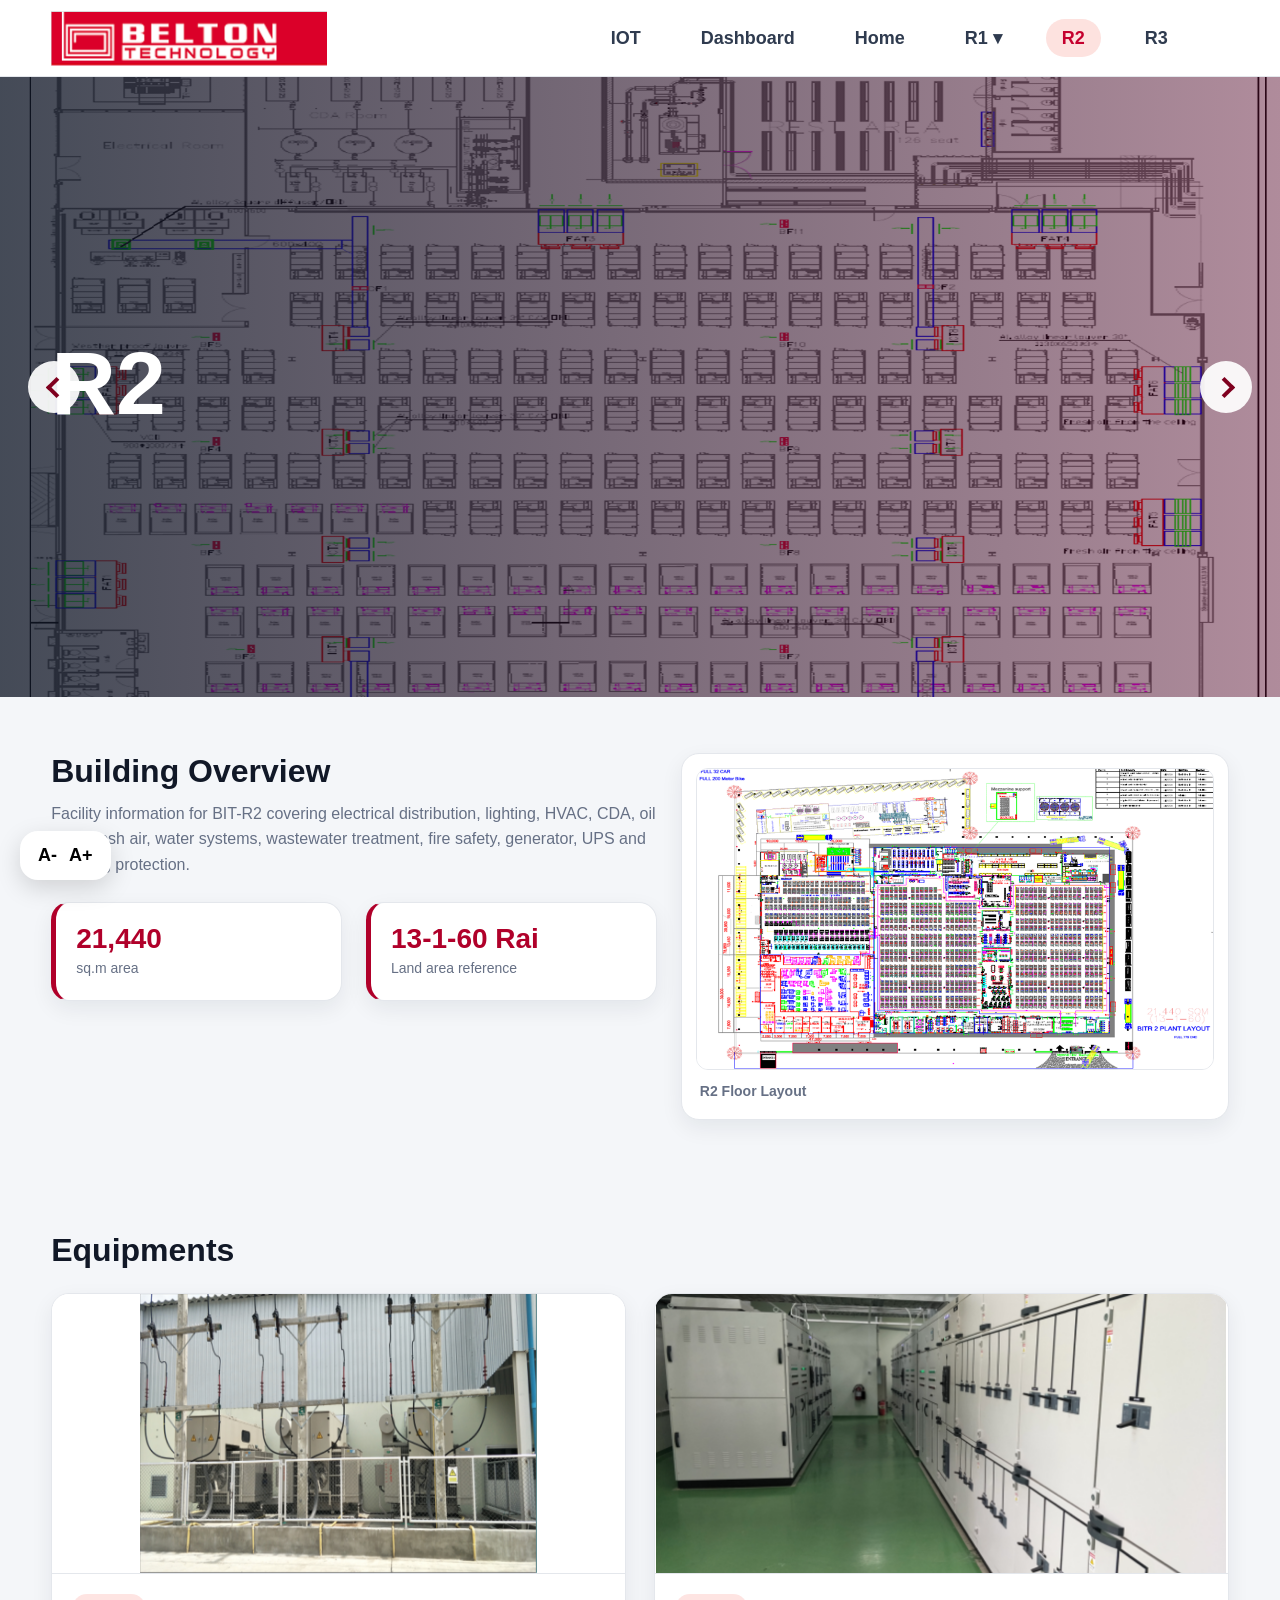
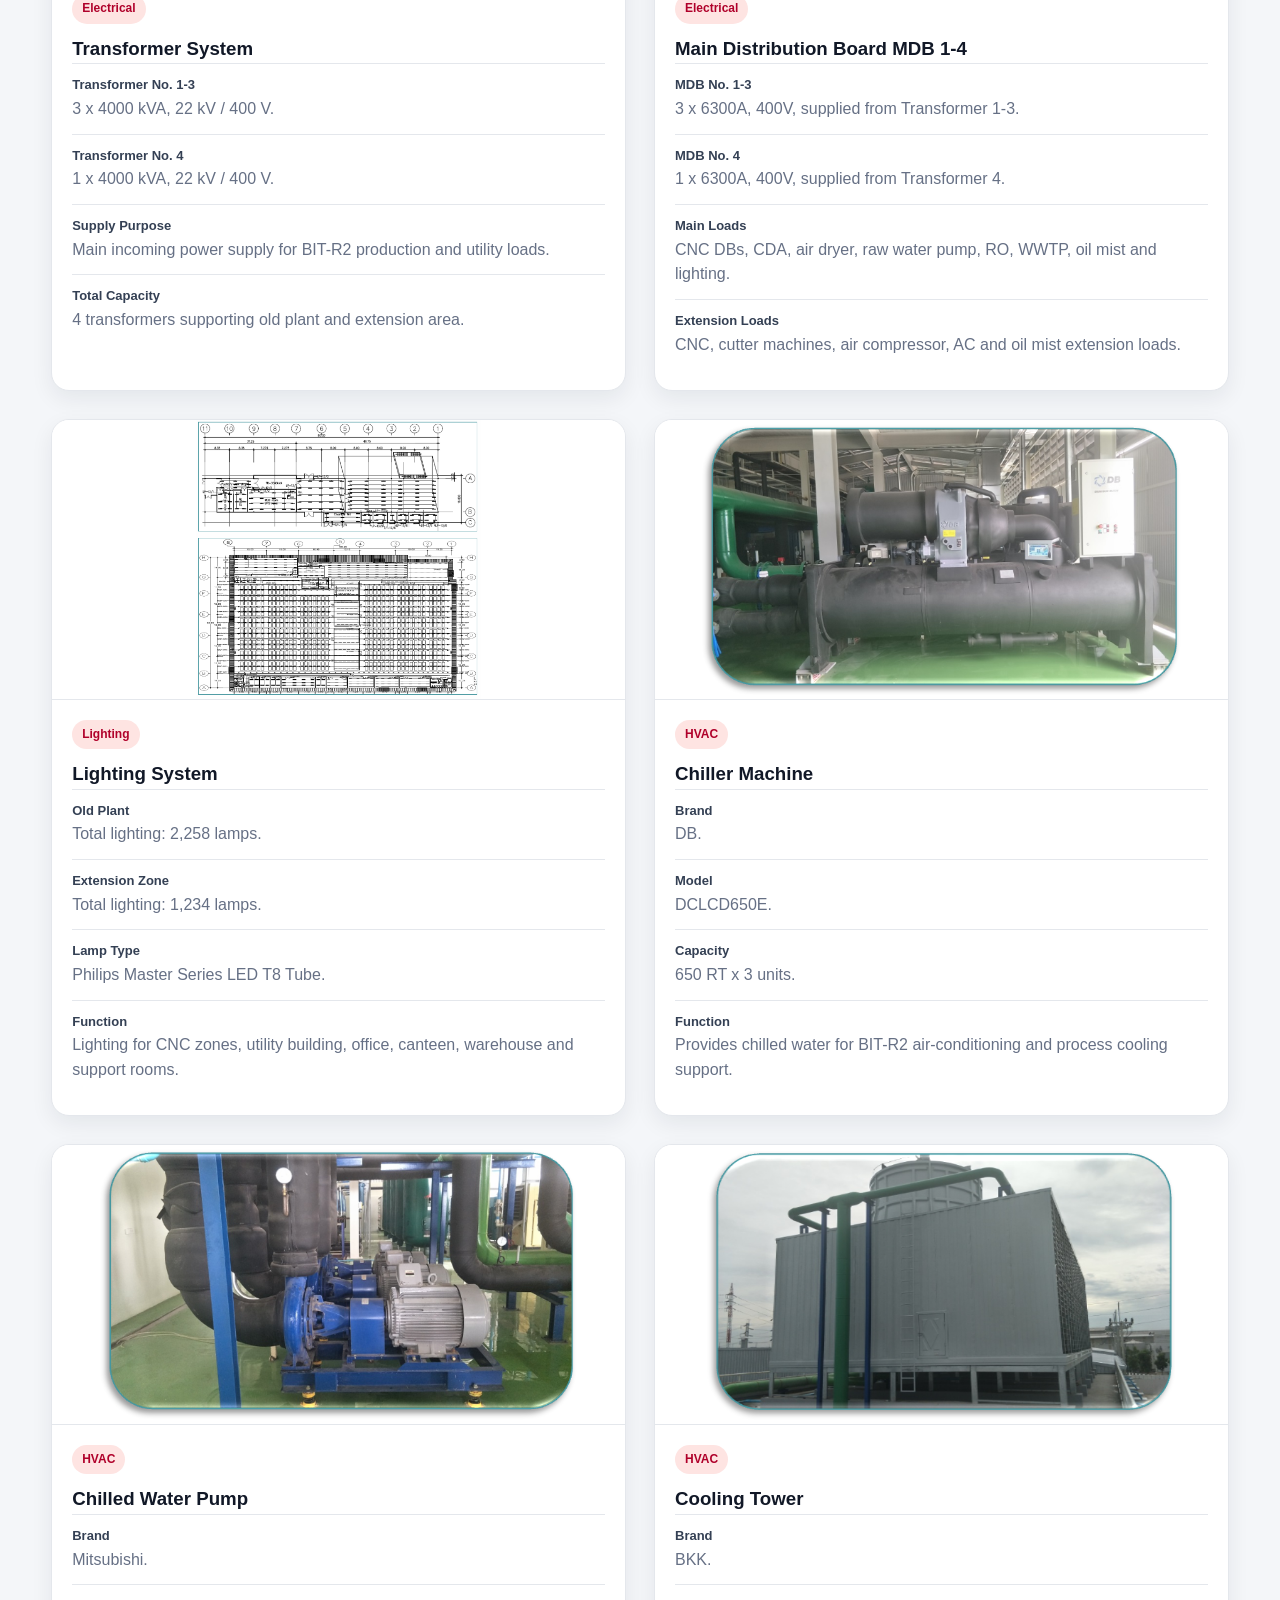
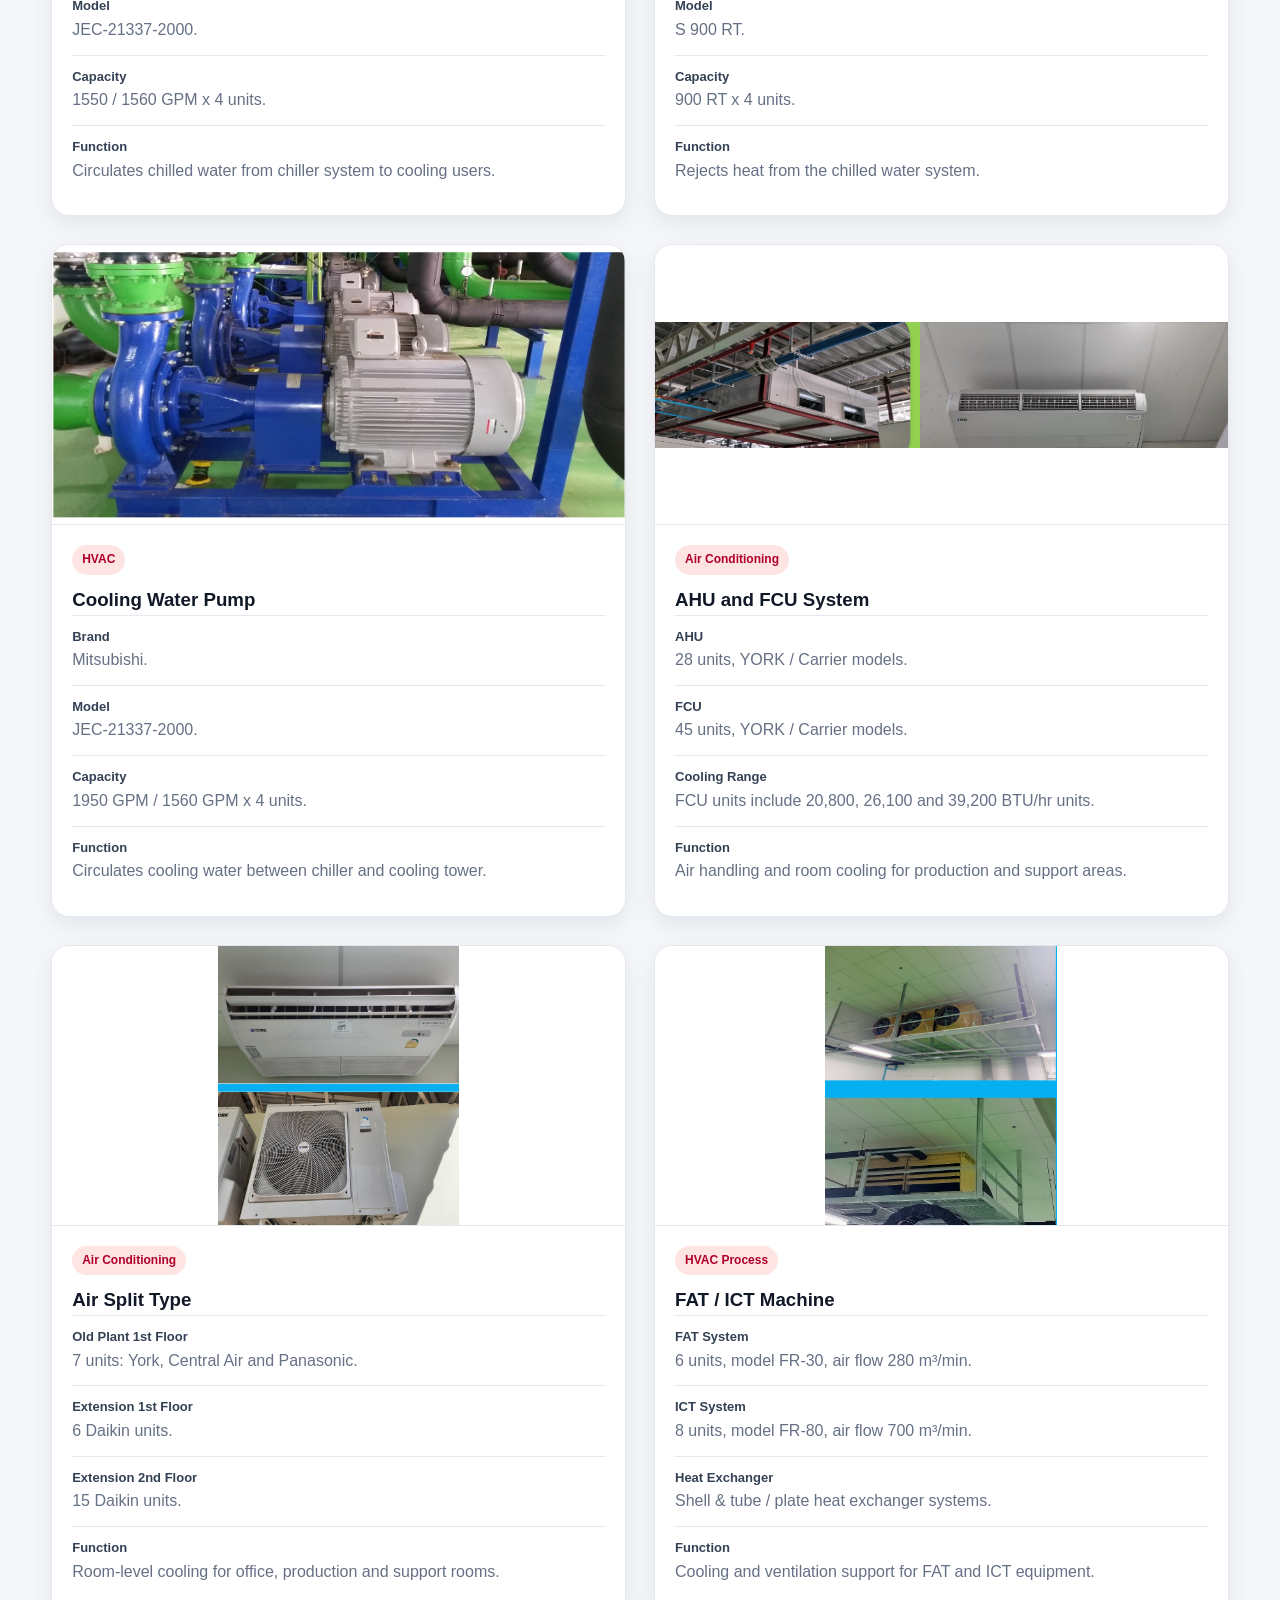
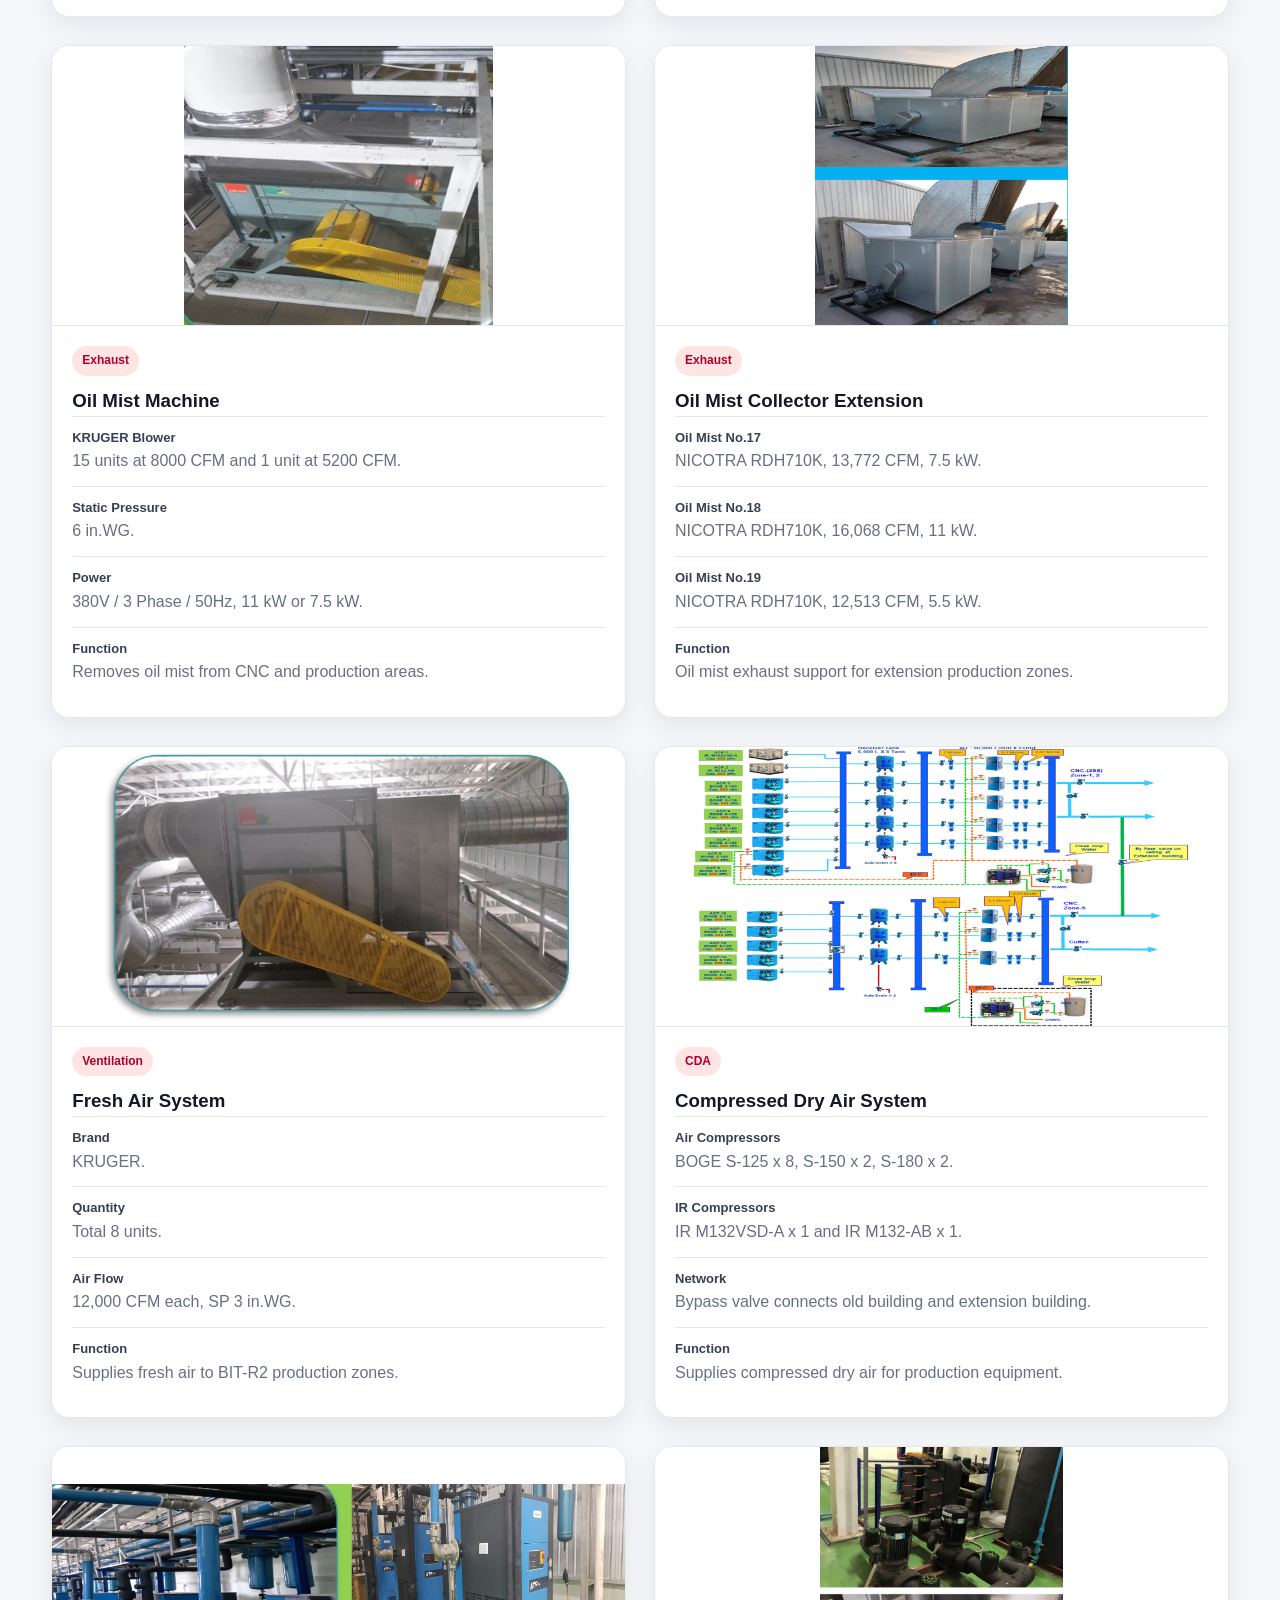
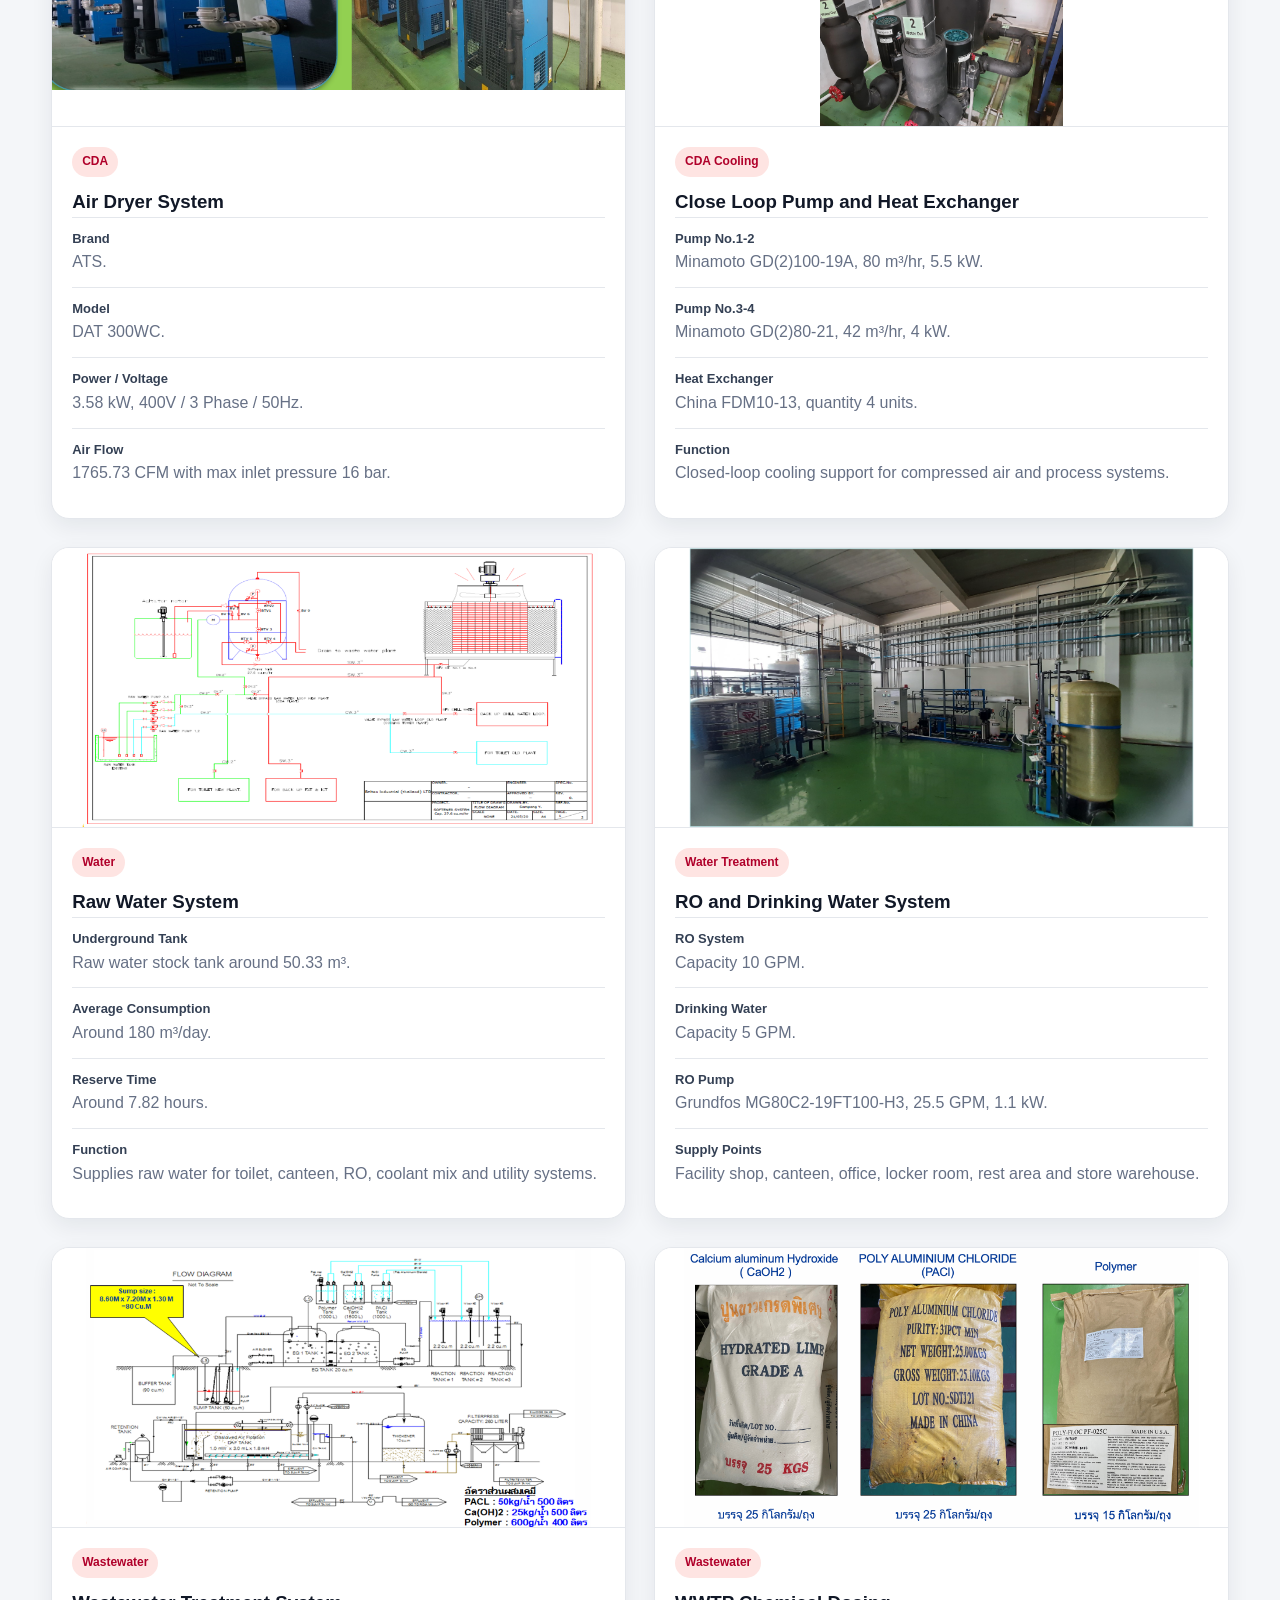
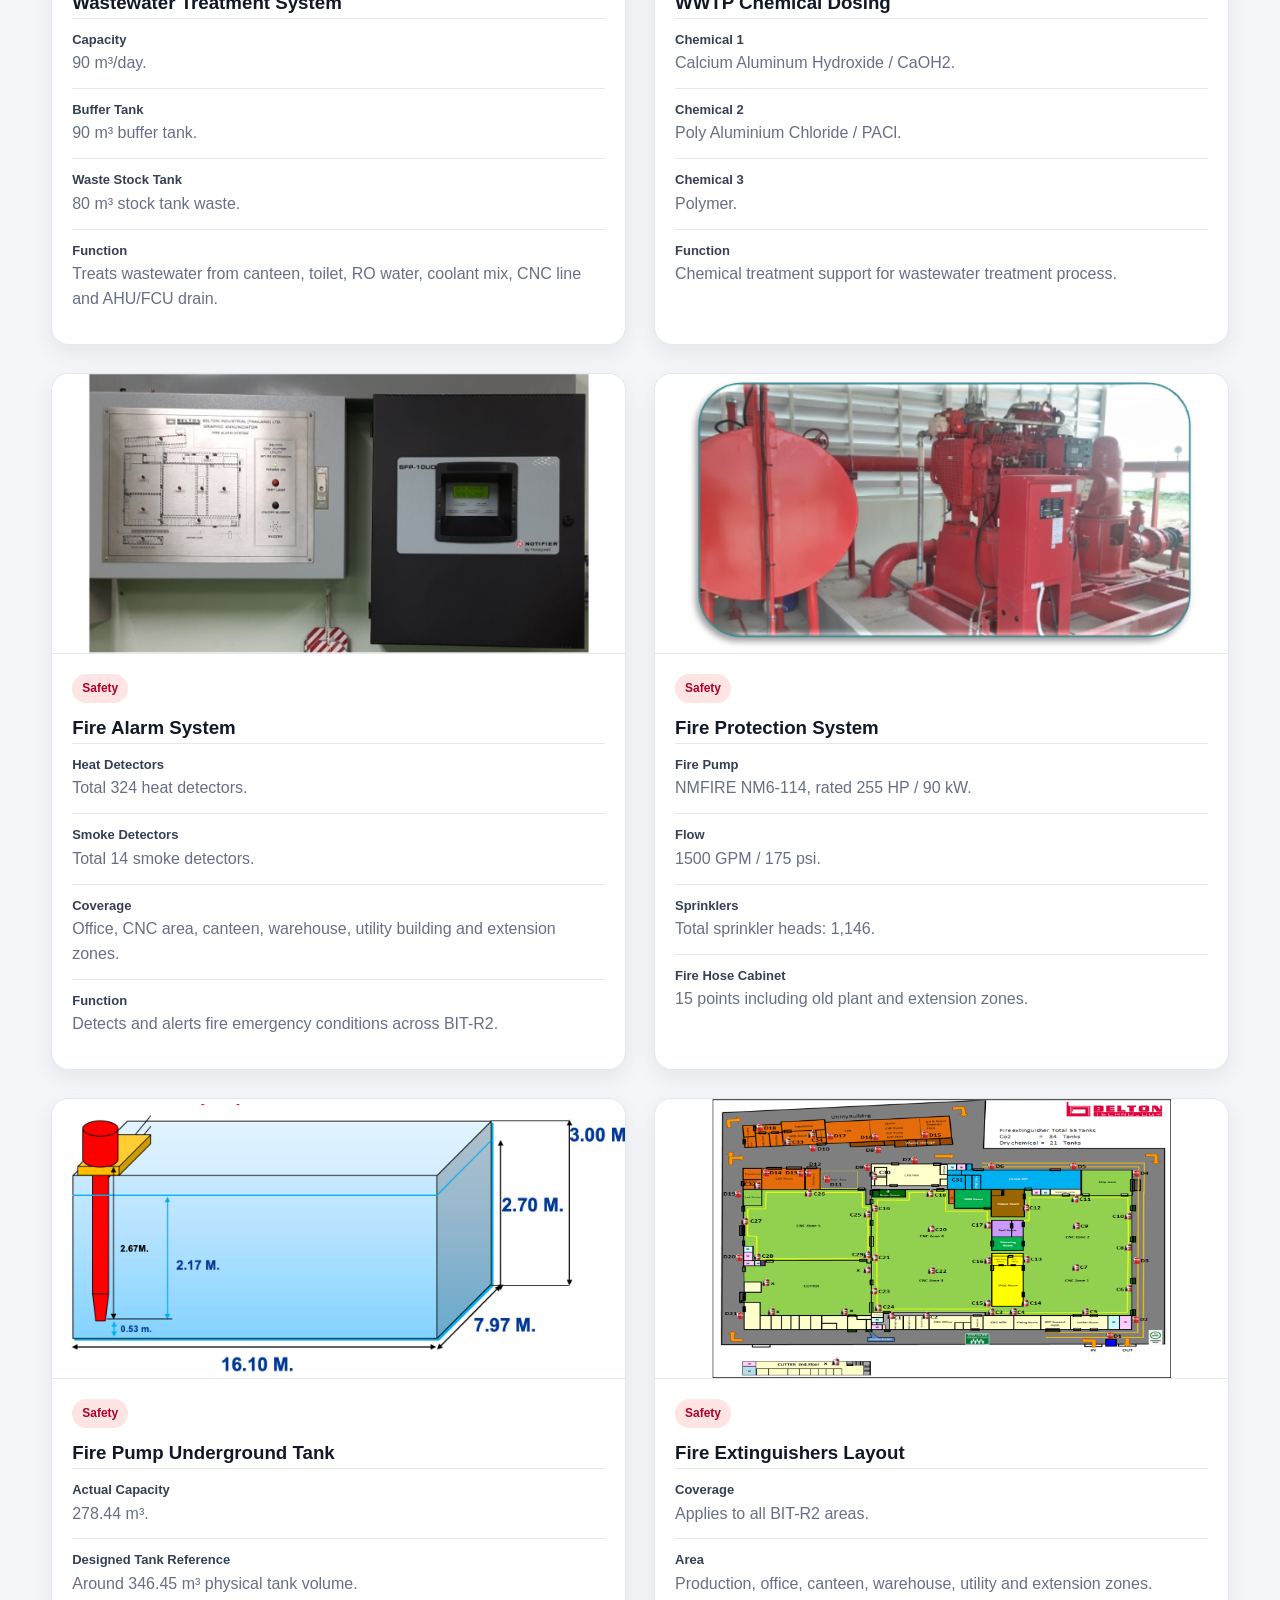
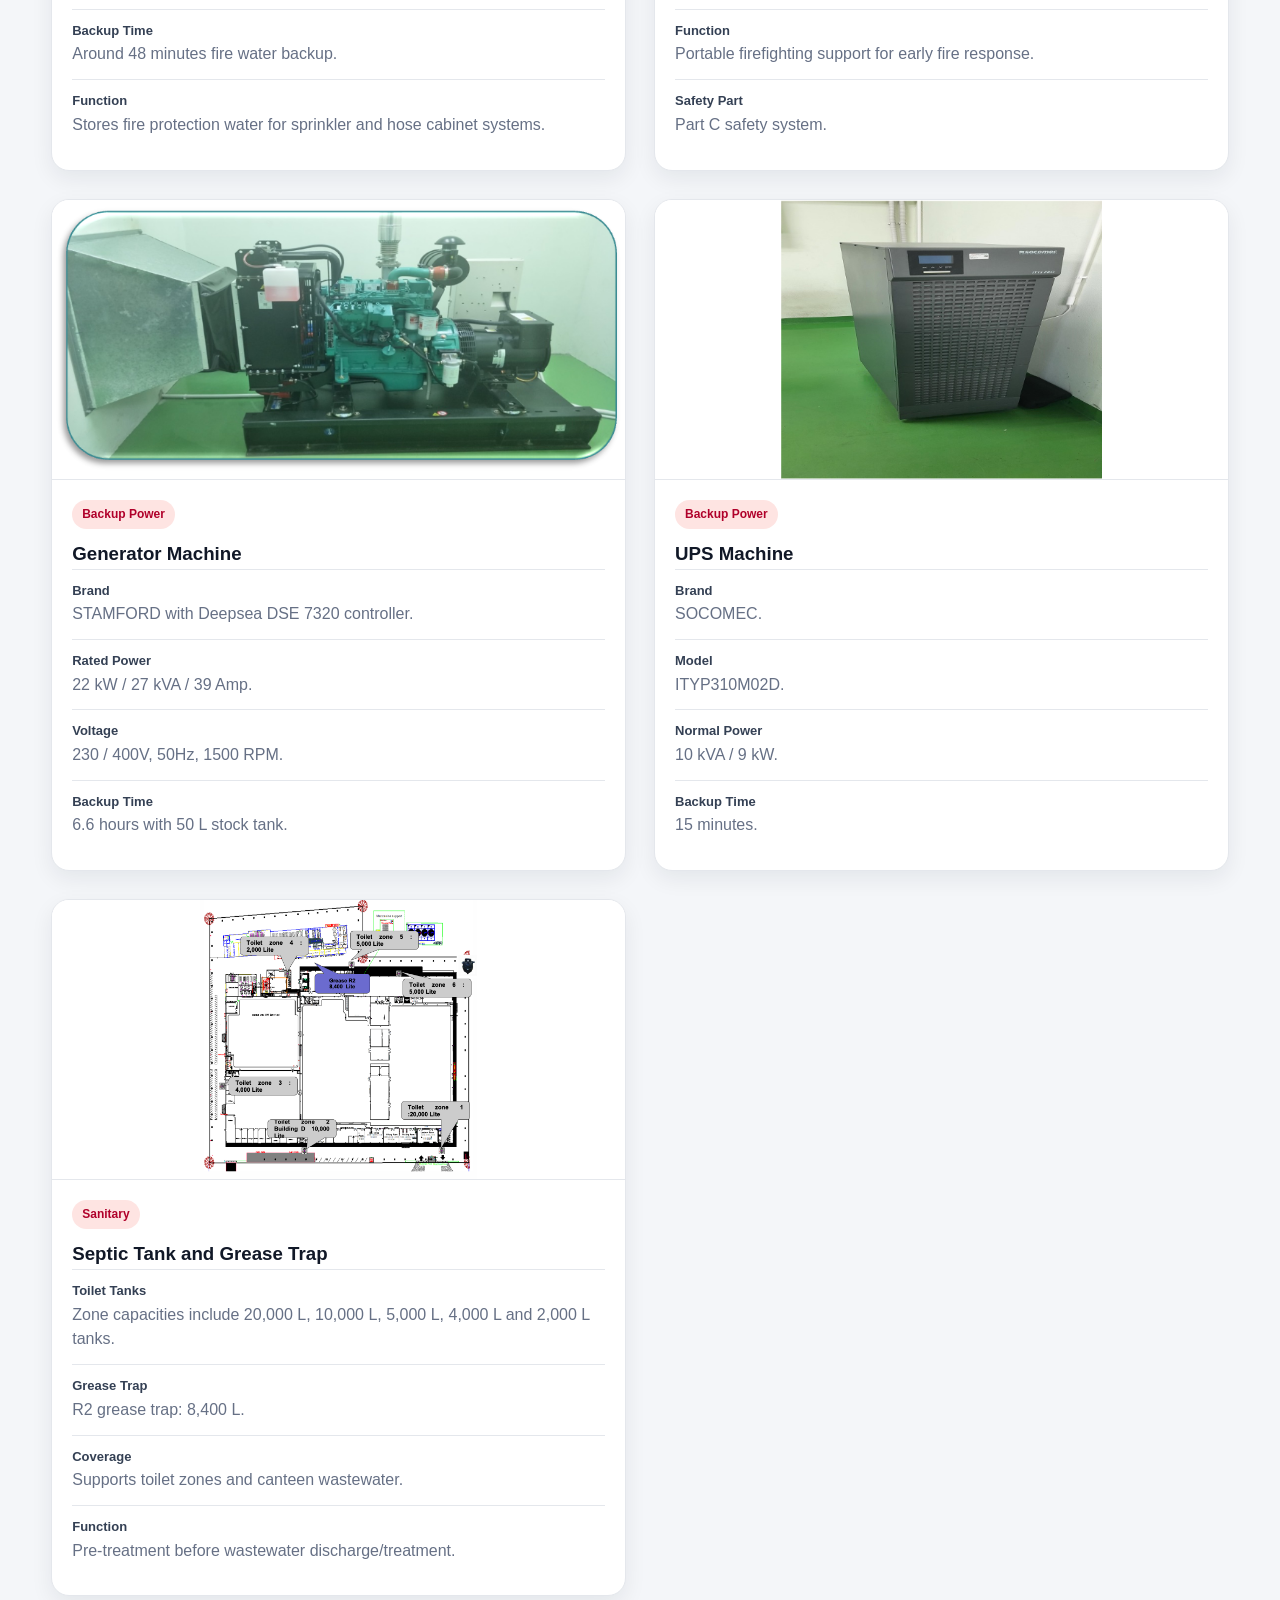
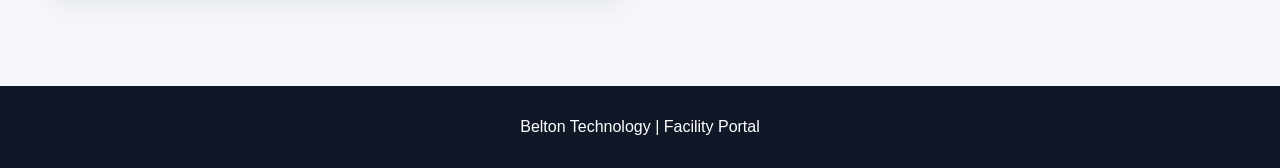
<file: r2.html>
<!DOCTYPE html>
<html lang="en">
<head>
  <meta charset="UTF-8" />
  <meta name="viewport" content="width=device-width, initial-scale=1.0" />
  <title>Belton Technology | R2</title>
  <link rel="stylesheet" href="style.css" />

  <style>

    /* R2 SAFE FIX:
       Do not use <dl><div> rows inside equipment cards.
       This page uses <ul><li> rows, so the old 4-div disappearing bug cannot trigger. */

    .equipment-grid {
      display: grid !important;
      grid-template-columns: repeat(2, minmax(0, 1fr)) !important;
      gap: 28px !important;
      height: auto !important;
      max-height: none !important;
      overflow: visible !important;
      opacity: 1 !important;
      visibility: visible !important;
      transform: none !important;
    }

    .equipment-card {
      display: block !important;
      height: auto !important;
      max-height: none !important;
      overflow: hidden !important;
      opacity: 1 !important;
      visibility: visible !important;
      transform: none !important;
      background: var(--card, #ffffff) !important;
      border: 1px solid var(--line, #e5e7eb) !important;
      border-radius: 18px !important;
      box-shadow: 0 8px 22px rgba(16, 24, 40, 0.07) !important;
    }

    .equipment-card:hover {
      transform: translateY(-5px) !important;
      box-shadow: 0 16px 32px rgba(16, 24, 40, 0.13) !important;
    }

    .equipment-card img {
      display: block !important;
      width: 100% !important;
      height: 280px !important;
      object-fit: contain !important;
      background: #ffffff !important;
      border-bottom: 1px solid var(--line, #e5e7eb) !important;
    }

    .equipment-body {
      display: block !important;
      padding: 20px !important;
      opacity: 1 !important;
      visibility: visible !important;
      height: auto !important;
      max-height: none !important;
      overflow: visible !important;
    }

    .equipment-details {
      list-style: none !important;
      margin: 0 !important;
      padding: 0 !important;
      display: grid !important;
      gap: 0 !important;
    }

    .equipment-details li {
      display: block !important;
      padding: 12px 0 !important;
      border-top: 1px solid var(--line, #e5e7eb) !important;
      opacity: 1 !important;
      visibility: visible !important;
    }

    .equipment-details strong {
      display: block !important;
      font-weight: 800 !important;
      color: #344054 !important;
      font-size: 13px !important;
      line-height: 1.35 !important;
    }

    .equipment-details span {
      display: block !important;
      color: var(--muted, #667085) !important;
      margin-top: 3px !important;
      line-height: 1.55 !important;
    }

    .text-zoom-box {
      position: fixed;
      left: 20px;
      bottom: 20px;
      display: flex;
      gap: 12px;
      background: white;
      padding: 14px 18px;
      border-radius: 18px;
      box-shadow: 0 8px 25px rgba(0, 0, 0, 0.15);
      z-index: 99999;
    }

    .text-zoom-box button {
      font-size: 18px;
      font-weight: 700;
      border: none;
      background: transparent;
      cursor: pointer;
      color: black;
    }

    @media (max-width: 900px) {
      .equipment-grid {
        grid-template-columns: 1fr !important;
      }

      .equipment-card img {
        height: 230px !important;
      }
    }

  </style>
</head>

<body>

  <header class="site-header">
    <div class="container header-inner">
      <a class="brand" href="index.html">
        <img src="assets/photos/belton-logo.png" alt="Belton Technology Logo" class="company-logo" />
      </a>

      <button class="hamburger" id="hamburgerBtn" type="button" aria-label="Open menu">☰</button>

      <nav class="navbar">
        <ul class="nav-links" id="mobileNav">
          <li><a href="IOT.html">IOT</a></li>
          <li><a href="Dashboard.html">Dashboard</a></li>
          <li><a href="index.html">Home</a></li>

          <li class="dropdown">
            <a href="#">R1 ▾</a>
            <ul class="dropdown-menu">
              <li><a href="buildingA.html">Building A</a></li>
              <li><a href="buildingB.html">Building B</a></li>
              <li><a href="buildingC.html">Building C</a></li>
              <li><a href="buildingD.html">Building D</a></li>
              <li><a href="buildingE.html">Building E</a></li>
            </ul>
          </li>

          <li><a href="r2.html" class="active">R2</a></li>
          <li><a href="r3.html">R3</a></li>
        </ul>
      </nav>
    </div>
  </header>

  <main>
    <section class="building-hero-carousel">
      <div class="carousel-track">
        <img src="assets/drawings/r2-1.png" alt="R2 Facility Image 1" />
        <img src="assets/drawings/r2-2.png" alt="R2 Facility Image 2" />
        <img src="assets/drawings/r2-3.png" alt="R2 Facility Image 3" />
        <img src="assets/drawings/r2-4.png" alt="R2 Facility Image 4" />
        <img src="assets/drawings/r2-5.png" alt="R2 Facility Image 5" />
        
      </div>

      <div class="hero-overlay"></div>

      <div class="container hero-text">
        <h1>R2</h1>
      </div>

      <button class="carousel-btn prev-btn" id="prevBtn" aria-label="Previous slide"></button>
      <button class="carousel-btn next-btn" id="nextBtn" aria-label="Next slide"></button>
    </section>

    <section class="section">
      <div class="container summary-grid">
        <section>
          <div class="section-title">
            <h2>Building Overview</h2>
            <p>Facility information for BIT-R2 covering electrical distribution, lighting, HVAC, CDA, oil mist, fresh air, water systems, wastewater treatment, fire safety, generator, UPS and lightning protection.</p>
          </div>
          <div class="two-stat-grid">
            <div class="stat"><strong>21,440</strong><span>sq.m area</span></div>
            <div class="stat"><strong>13-1-60 Rai</strong><span>Land area reference</span></div>
          </div>
        </section>

        <section>
          <figure class="image-card">
            <img src="assets/drawings/building-r2-floorplan.png" alt="R2 Floor Layout" />
            <figcaption>R2 Floor Layout</figcaption>
          </figure>
        </section>
      </div>
    </section>

    <section class="section">
      <div class="container">
        <div class="section-title">
          <h2>Equipments</h2>
        </div>

        <div class="equipment-grid">
          <article class="equipment-card">
            <img src="assets/drawings/transformer-r2.png" alt="R2 Transformer System" />
            <section class="equipment-body">
              <span class="equipment-tag">Electrical</span>
              <h3>Transformer System</h3>
              <ul class="equipment-details">
                <li><strong>Transformer No. 1-3</strong><span>3 x 4000 kVA, 22 kV / 400 V.</span></li>
                <li><strong>Transformer No. 4</strong><span>1 x 4000 kVA, 22 kV / 400 V.</span></li>
                <li><strong>Supply Purpose</strong><span>Main incoming power supply for BIT-R2 production and utility loads.</span></li>
                <li><strong>Total Capacity</strong><span>4 transformers supporting old plant and extension area.</span></li>
              </ul>
            </section>
          </article>

          <article class="equipment-card">
            <img src="assets/drawings/mdb-r2.png" alt="R2 Main Distribution Board" />
            <section class="equipment-body">
              <span class="equipment-tag">Electrical</span>
              <h3>Main Distribution Board MDB 1-4</h3>
              <ul class="equipment-details">
                <li><strong>MDB No. 1-3</strong><span>3 x 6300A, 400V, supplied from Transformer 1-3.</span></li>
                <li><strong>MDB No. 4</strong><span>1 x 6300A, 400V, supplied from Transformer 4.</span></li>
                <li><strong>Main Loads</strong><span>CNC DBs, CDA, air dryer, raw water pump, RO, WWTP, oil mist and lighting.</span></li>
                <li><strong>Extension Loads</strong><span>CNC, cutter machines, air compressor, AC and oil mist extension loads.</span></li>
              </ul>
            </section>
          </article>

          <article class="equipment-card">
            <img src="assets/drawings/r2-lighting.png" alt="R2 Lighting System" />
            <section class="equipment-body">
              <span class="equipment-tag">Lighting</span>
              <h3>Lighting System</h3>
              <ul class="equipment-details">
                <li><strong>Old Plant</strong><span>Total lighting: 2,258 lamps.</span></li>
                <li><strong>Extension Zone</strong><span>Total lighting: 1,234 lamps.</span></li>
                <li><strong>Lamp Type</strong><span>Philips Master Series LED T8 Tube.</span></li>
                <li><strong>Function</strong><span>Lighting for CNC zones, utility building, office, canteen, warehouse and support rooms.</span></li>
              </ul>
            </section>
          </article>

          <article class="equipment-card">
            <img src="assets/drawings/r2-chiller.png" alt="R2 Chiller Machine" />
            <section class="equipment-body">
              <span class="equipment-tag">HVAC</span>
              <h3>Chiller Machine</h3>
              <ul class="equipment-details">
                <li><strong>Brand</strong><span>DB.</span></li>
                <li><strong>Model</strong><span>DCLCD650E.</span></li>
                <li><strong>Capacity</strong><span>650 RT x 3 units.</span></li>
                <li><strong>Function</strong><span>Provides chilled water for BIT-R2 air-conditioning and process cooling support.</span></li>
              </ul>
            </section>
          </article>

          <article class="equipment-card">
            <img src="assets/drawings/r2-chilled-water-pump.png" alt="R2 Chilled Water Pump" />
            <section class="equipment-body">
              <span class="equipment-tag">HVAC</span>
              <h3>Chilled Water Pump</h3>
              <ul class="equipment-details">
                <li><strong>Brand</strong><span>Mitsubishi.</span></li>
                <li><strong>Model</strong><span>JEC-21337-2000.</span></li>
                <li><strong>Capacity</strong><span>1550 / 1560 GPM x 4 units.</span></li>
                <li><strong>Function</strong><span>Circulates chilled water from chiller system to cooling users.</span></li>
              </ul>
            </section>
          </article>

          <article class="equipment-card">
            <img src="assets/drawings/r2-cooling-tower.png" alt="R2 Cooling Tower" />
            <section class="equipment-body">
              <span class="equipment-tag">HVAC</span>
              <h3>Cooling Tower</h3>
              <ul class="equipment-details">
                <li><strong>Brand</strong><span>BKK.</span></li>
                <li><strong>Model</strong><span>S 900 RT.</span></li>
                <li><strong>Capacity</strong><span>900 RT x 4 units.</span></li>
                <li><strong>Function</strong><span>Rejects heat from the chilled water system.</span></li>
              </ul>
            </section>
          </article>

          <article class="equipment-card">
            <img src="assets/drawings/r2-cooling-water-pump.png" alt="R2 Cooling Water Pump" />
            <section class="equipment-body">
              <span class="equipment-tag">HVAC</span>
              <h3>Cooling Water Pump</h3>
              <ul class="equipment-details">
                <li><strong>Brand</strong><span>Mitsubishi.</span></li>
                <li><strong>Model</strong><span>JEC-21337-2000.</span></li>
                <li><strong>Capacity</strong><span>1950 GPM / 1560 GPM x 4 units.</span></li>
                <li><strong>Function</strong><span>Circulates cooling water between chiller and cooling tower.</span></li>
              </ul>
            </section>
          </article>

          <article class="equipment-card">
            <img src="assets/drawings/r2-ahu-fcu.png" alt="R2 AHU and FCU" />
            <section class="equipment-body">
              <span class="equipment-tag">Air Conditioning</span>
              <h3>AHU and FCU System</h3>
              <ul class="equipment-details">
                <li><strong>AHU</strong><span>28 units, YORK / Carrier models.</span></li>
                <li><strong>FCU</strong><span>45 units, YORK / Carrier models.</span></li>
                <li><strong>Cooling Range</strong><span>FCU units include 20,800, 26,100 and 39,200 BTU/hr units.</span></li>
                <li><strong>Function</strong><span>Air handling and room cooling for production and support areas.</span></li>
              </ul>
            </section>
          </article>

          <article class="equipment-card">
            <img src="assets/drawings/r2-air-split.png" alt="R2 Air Split Type" />
            <section class="equipment-body">
              <span class="equipment-tag">Air Conditioning</span>
              <h3>Air Split Type</h3>
              <ul class="equipment-details">
                <li><strong>Old Plant 1st Floor</strong><span>7 units: York, Central Air and Panasonic.</span></li>
                <li><strong>Extension 1st Floor</strong><span>6 Daikin units.</span></li>
                <li><strong>Extension 2nd Floor</strong><span>15 Daikin units.</span></li>
                <li><strong>Function</strong><span>Room-level cooling for office, production and support rooms.</span></li>
              </ul>
            </section>
          </article>

          <article class="equipment-card">
            <img src="assets/drawings/r2-fat-ict.png" alt="R2 FAT and ICT Machine" />
            <section class="equipment-body">
              <span class="equipment-tag">HVAC Process</span>
              <h3>FAT / ICT Machine</h3>
              <ul class="equipment-details">
                <li><strong>FAT System</strong><span>6 units, model FR-30, air flow 280 m³/min.</span></li>
                <li><strong>ICT System</strong><span>8 units, model FR-80, air flow 700 m³/min.</span></li>
                <li><strong>Heat Exchanger</strong><span>Shell &amp; tube / plate heat exchanger systems.</span></li>
                <li><strong>Function</strong><span>Cooling and ventilation support for FAT and ICT equipment.</span></li>
              </ul>
            </section>
          </article>

          <article class="equipment-card">
            <img src="assets/drawings/r2-oil-mist.png" alt="R2 Oil Mist Machine" />
            <section class="equipment-body">
              <span class="equipment-tag">Exhaust</span>
              <h3>Oil Mist Machine</h3>
              <ul class="equipment-details">
                <li><strong>KRUGER Blower</strong><span>15 units at 8000 CFM and 1 unit at 5200 CFM.</span></li>
                <li><strong>Static Pressure</strong><span>6 in.WG.</span></li>
                <li><strong>Power</strong><span>380V / 3 Phase / 50Hz, 11 kW or 7.5 kW.</span></li>
                <li><strong>Function</strong><span>Removes oil mist from CNC and production areas.</span></li>
              </ul>
            </section>
          </article>

          <article class="equipment-card">
            <img src="assets/drawings/r2-oil-mist-extension.png" alt="R2 Oil Mist Collector Extension" />
            <section class="equipment-body">
              <span class="equipment-tag">Exhaust</span>
              <h3>Oil Mist Collector Extension</h3>
              <ul class="equipment-details">
                <li><strong>Oil Mist No.17</strong><span>NICOTRA RDH710K, 13,772 CFM, 7.5 kW.</span></li>
                <li><strong>Oil Mist No.18</strong><span>NICOTRA RDH710K, 16,068 CFM, 11 kW.</span></li>
                <li><strong>Oil Mist No.19</strong><span>NICOTRA RDH710K, 12,513 CFM, 5.5 kW.</span></li>
                <li><strong>Function</strong><span>Oil mist exhaust support for extension production zones.</span></li>
              </ul>
            </section>
          </article>

          <article class="equipment-card">
            <img src="assets/drawings/r2-fresh-air.png" alt="R2 Fresh Air System" />
            <section class="equipment-body">
              <span class="equipment-tag">Ventilation</span>
              <h3>Fresh Air System</h3>
              <ul class="equipment-details">
                <li><strong>Brand</strong><span>KRUGER.</span></li>
                <li><strong>Quantity</strong><span>Total 8 units.</span></li>
                <li><strong>Air Flow</strong><span>12,000 CFM each, SP 3 in.WG.</span></li>
                <li><strong>Function</strong><span>Supplies fresh air to BIT-R2 production zones.</span></li>
              </ul>
            </section>
          </article>

          <article class="equipment-card">
            <img src="assets/drawings/r2-cda.png" alt="R2 CDA System" />
            <section class="equipment-body">
              <span class="equipment-tag">CDA</span>
              <h3>Compressed Dry Air System</h3>
              <ul class="equipment-details">
                <li><strong>Air Compressors</strong><span>BOGE S-125 x 8, S-150 x 2, S-180 x 2.</span></li>
                <li><strong>IR Compressors</strong><span>IR M132VSD-A x 1 and IR M132-AB x 1.</span></li>
                <li><strong>Network</strong><span>Bypass valve connects old building and extension building.</span></li>
                <li><strong>Function</strong><span>Supplies compressed dry air for production equipment.</span></li>
              </ul>
            </section>
          </article>

          <article class="equipment-card">
            <img src="assets/drawings/r2-air-dryer.png" alt="R2 Air Dryer System" />
            <section class="equipment-body">
              <span class="equipment-tag">CDA</span>
              <h3>Air Dryer System</h3>
              <ul class="equipment-details">
                <li><strong>Brand</strong><span>ATS.</span></li>
                <li><strong>Model</strong><span>DAT 300WC.</span></li>
                <li><strong>Power / Voltage</strong><span>3.58 kW, 400V / 3 Phase / 50Hz.</span></li>
                <li><strong>Air Flow</strong><span>1765.73 CFM with max inlet pressure 16 bar.</span></li>
              </ul>
            </section>
          </article>

          <article class="equipment-card">
            <img src="assets/drawings/r2-close-loop-pump.png" alt="R2 Close Loop Pump" />
            <section class="equipment-body">
              <span class="equipment-tag">CDA Cooling</span>
              <h3>Close Loop Pump and Heat Exchanger</h3>
              <ul class="equipment-details">
                <li><strong>Pump No.1-2</strong><span>Minamoto GD(2)100-19A, 80 m³/hr, 5.5 kW.</span></li>
                <li><strong>Pump No.3-4</strong><span>Minamoto GD(2)80-21, 42 m³/hr, 4 kW.</span></li>
                <li><strong>Heat Exchanger</strong><span>China FDM10-13, quantity 4 units.</span></li>
                <li><strong>Function</strong><span>Closed-loop cooling support for compressed air and process systems.</span></li>
              </ul>
            </section>
          </article>

          <article class="equipment-card">
            <img src="assets/drawings/r2-raw-water.png" alt="R2 Raw Water System" />
            <section class="equipment-body">
              <span class="equipment-tag">Water</span>
              <h3>Raw Water System</h3>
              <ul class="equipment-details">
                <li><strong>Underground Tank</strong><span>Raw water stock tank around 50.33 m³.</span></li>
                <li><strong>Average Consumption</strong><span>Around 180 m³/day.</span></li>
                <li><strong>Reserve Time</strong><span>Around 7.82 hours.</span></li>
                <li><strong>Function</strong><span>Supplies raw water for toilet, canteen, RO, coolant mix and utility systems.</span></li>
              </ul>
            </section>
          </article>

          <article class="equipment-card">
            <img src="assets/drawings/r2-ro-drinking.png" alt="R2 RO and Drinking Water" />
            <section class="equipment-body">
              <span class="equipment-tag">Water Treatment</span>
              <h3>RO and Drinking Water System</h3>
              <ul class="equipment-details">
                <li><strong>RO System</strong><span>Capacity 10 GPM.</span></li>
                <li><strong>Drinking Water</strong><span>Capacity 5 GPM.</span></li>
                <li><strong>RO Pump</strong><span>Grundfos MG80C2-19FT100-H3, 25.5 GPM, 1.1 kW.</span></li>
                <li><strong>Supply Points</strong><span>Facility shop, canteen, office, locker room, rest area and store warehouse.</span></li>
              </ul>
            </section>
          </article>

          <article class="equipment-card">
            <img src="assets/drawings/r2-wwtp.png" alt="R2 Wastewater Treatment System" />
            <section class="equipment-body">
              <span class="equipment-tag">Wastewater</span>
              <h3>Wastewater Treatment System</h3>
              <ul class="equipment-details">
                <li><strong>Capacity</strong><span>90 m³/day.</span></li>
                <li><strong>Buffer Tank</strong><span>90 m³ buffer tank.</span></li>
                <li><strong>Waste Stock Tank</strong><span>80 m³ stock tank waste.</span></li>
                <li><strong>Function</strong><span>Treats wastewater from canteen, toilet, RO water, coolant mix, CNC line and AHU/FCU drain.</span></li>
              </ul>
            </section>
          </article>

          <article class="equipment-card">
            <img src="assets/drawings/r2-wwtp-chemical.png" alt="R2 Wastewater Chemicals" />
            <section class="equipment-body">
              <span class="equipment-tag">Wastewater</span>
              <h3>WWTP Chemical Dosing</h3>
              <ul class="equipment-details">
                <li><strong>Chemical 1</strong><span>Calcium Aluminum Hydroxide / CaOH2.</span></li>
                <li><strong>Chemical 2</strong><span>Poly Aluminium Chloride / PACl.</span></li>
                <li><strong>Chemical 3</strong><span>Polymer.</span></li>
                <li><strong>Function</strong><span>Chemical treatment support for wastewater treatment process.</span></li>
              </ul>
            </section>
          </article>

          <article class="equipment-card">
            <img src="assets/drawings/r2-fire-alarm.png" alt="R2 Fire Alarm System" />
            <section class="equipment-body">
              <span class="equipment-tag">Safety</span>
              <h3>Fire Alarm System</h3>
              <ul class="equipment-details">
                <li><strong>Heat Detectors</strong><span>Total 324 heat detectors.</span></li>
                <li><strong>Smoke Detectors</strong><span>Total 14 smoke detectors.</span></li>
                <li><strong>Coverage</strong><span>Office, CNC area, canteen, warehouse, utility building and extension zones.</span></li>
                <li><strong>Function</strong><span>Detects and alerts fire emergency conditions across BIT-R2.</span></li>
              </ul>
            </section>
          </article>

          <article class="equipment-card">
            <img src="assets/drawings/r2-fire-protection.png" alt="R2 Fire Protection System" />
            <section class="equipment-body">
              <span class="equipment-tag">Safety</span>
              <h3>Fire Protection System</h3>
              <ul class="equipment-details">
                <li><strong>Fire Pump</strong><span>NMFIRE NM6-114, rated 255 HP / 90 kW.</span></li>
                <li><strong>Flow</strong><span>1500 GPM / 175 psi.</span></li>
                <li><strong>Sprinklers</strong><span>Total sprinkler heads: 1,146.</span></li>
                <li><strong>Fire Hose Cabinet</strong><span>15 points including old plant and extension zones.</span></li>
              </ul>
            </section>
          </article>

          <article class="equipment-card">
            <img src="assets/drawings/r2-fire-tank.png" alt="R2 Fire Pump Underground Tank" />
            <section class="equipment-body">
              <span class="equipment-tag">Safety</span>
              <h3>Fire Pump Underground Tank</h3>
              <ul class="equipment-details">
                <li><strong>Actual Capacity</strong><span>278.44 m³.</span></li>
                <li><strong>Designed Tank Reference</strong><span>Around 346.45 m³ physical tank volume.</span></li>
                <li><strong>Backup Time</strong><span>Around 48 minutes fire water backup.</span></li>
                <li><strong>Function</strong><span>Stores fire protection water for sprinkler and hose cabinet systems.</span></li>
              </ul>
            </section>
          </article>


          <article class="equipment-card">
            <img src="assets/drawings/r2-fire-extinguisher.png" alt="R2 Fire Extinguishers" />
            <section class="equipment-body">
              <span class="equipment-tag">Safety</span>
              <h3>Fire Extinguishers Layout</h3>
              <ul class="equipment-details">
                <li><strong>Coverage</strong><span>Applies to all BIT-R2 areas.</span></li>
                <li><strong>Area</strong><span>Production, office, canteen, warehouse, utility and extension zones.</span></li>
                <li><strong>Function</strong><span>Portable firefighting support for early fire response.</span></li>
                <li><strong>Safety Part</strong><span>Part C safety system.</span></li>
              </ul>
            </section>
          </article>

          <article class="equipment-card">
            <img src="assets/drawings/r2-generator.png" alt="R2 Generator Machine" />
            <section class="equipment-body">
              <span class="equipment-tag">Backup Power</span>
              <h3>Generator Machine</h3>
              <ul class="equipment-details">
                <li><strong>Brand</strong><span>STAMFORD with Deepsea DSE 7320 controller.</span></li>
                <li><strong>Rated Power</strong><span>22 kW / 27 kVA / 39 Amp.</span></li>
                <li><strong>Voltage</strong><span>230 / 400V, 50Hz, 1500 RPM.</span></li>
                <li><strong>Backup Time</strong><span>6.6 hours with 50 L stock tank.</span></li>
              </ul>
            </section>
          </article>

          <article class="equipment-card">
            <img src="assets/drawings/r2-ups.png" alt="R2 UPS Machine" />
            <section class="equipment-body">
              <span class="equipment-tag">Backup Power</span>
              <h3>UPS Machine</h3>
              <ul class="equipment-details">
                <li><strong>Brand</strong><span>SOCOMEC.</span></li>
                <li><strong>Model</strong><span>ITYP310M02D.</span></li>
                <li><strong>Normal Power</strong><span>10 kVA / 9 kW.</span></li>
                <li><strong>Backup Time</strong><span>15 minutes.</span></li>
              </ul>
            </section>
          </article>

          <article class="equipment-card">
            <img src="assets/drawings/r2-septic-grease.png" alt="R2 Septic Tank and Grease Trap" />
            <section class="equipment-body">
              <span class="equipment-tag">Sanitary</span>
              <h3>Septic Tank and Grease Trap</h3>
              <ul class="equipment-details">
                <li><strong>Toilet Tanks</strong><span>Zone capacities include 20,000 L, 10,000 L, 5,000 L, 4,000 L and 2,000 L tanks.</span></li>
                <li><strong>Grease Trap</strong><span>R2 grease trap: 8,400 L.</span></li>
                <li><strong>Coverage</strong><span>Supports toilet zones and canteen wastewater.</span></li>
                <li><strong>Function</strong><span>Pre-treatment before wastewater discharge/treatment.</span></li>
              </ul>
            </section>
          </article>
        </div>
      </div>
    </section>
  </main>

  <footer class="site-footer">
    <p>Belton Technology | Facility Portal</p>
  </footer>

  <div class="text-zoom-box">
    <button onclick="changeTextSize(-1)" type="button">A-</button>
    <button onclick="changeTextSize(1)" type="button">A+</button>
  </div>

  <script>
    /* Safe carousel script only. Do not load script.js on this page. */
    document.addEventListener("DOMContentLoaded", function () {
      const hamburgerBtn = document.getElementById("hamburgerBtn");
      const mobileNav = document.getElementById("mobileNav");

      if (hamburgerBtn && mobileNav) {
        hamburgerBtn.addEventListener("click", function () {
          mobileNav.classList.toggle("show-menu");
        });
      }

      const carousel = document.querySelector(".building-hero-carousel");
      const track = document.querySelector(".carousel-track");
      const slides = document.querySelectorAll(".carousel-track img");
      const prevBtn = document.getElementById("prevBtn");
      const nextBtn = document.getElementById("nextBtn");

      if (carousel && track && slides.length > 0 && prevBtn && nextBtn) {
        let currentSlide = 0;
        let autoSlide;

        function showSlide(index) {
          if (index >= slides.length) currentSlide = 0;
          else if (index < 0) currentSlide = slides.length - 1;
          else currentSlide = index;

          track.style.transform = "translateX(-" + currentSlide * 100 + "%)";
        }

        function startAutoSlide() {
          clearInterval(autoSlide);
          autoSlide = setInterval(function () {
            showSlide(currentSlide + 1);
          }, 4000);
        }

        nextBtn.addEventListener("click", function () {
          clearInterval(autoSlide);
          showSlide(currentSlide + 1);
          startAutoSlide();
        });

        prevBtn.addEventListener("click", function () {
          clearInterval(autoSlide);
          showSlide(currentSlide - 1);
          startAutoSlide();
        });

        startAutoSlide();
      }
    });

    let zoomAmount = Number(localStorage.getItem("zoomAmount")) || 0;

    function changeTextSize(direction) {
      zoomAmount += direction;
      if (zoomAmount > 4) zoomAmount = 4;
      if (zoomAmount < -3) zoomAmount = -3;
      localStorage.setItem("zoomAmount", zoomAmount);
      applyTextSize();
    }

    function applyTextSize() {
      const elements = document.querySelectorAll("h1, h2, h3, p, a, li, span, strong");

      elements.forEach(function (el) {
        if (el.closest(".text-zoom-box")) return;

        if (!el.dataset.originalSize) {
          el.dataset.originalSize = window.getComputedStyle(el).fontSize;
        }

        const originalSize = parseFloat(el.dataset.originalSize);
        el.style.fontSize = originalSize + zoomAmount * 2 + "px";
      });
    }

    applyTextSize();
  </script>

</body>
</html>
</file>
<file: style.css>
* {
  box-sizing: border-box;
  margin: 0;
  padding: 0;
}

:root {
  --belton-red: #b0002a;
  --belton-dark-red: #7f001f;
  --ink: #111827;
  --muted: #667085;
  --bg: #f4f6f9;
  --card: #ffffff;
  --line: #e4e7ec;
  --dark: #101828;
}

html {
  scroll-behavior: smooth;
}

body {
  font-family: Arial, Helvetica, sans-serif;
  background: var(--bg);
  color: var(--ink);
  line-height: 1.6;
  overflow-x: hidden;
}

img {
  display: block;
  max-width: 100%;
}

a {
  color: inherit;
  text-decoration: none;
}

/* =========================
   Shared Layout Spacing
========================= */

.container {
  width: min(1200px, 92%);
  margin: 0 auto;
}

.section {
  padding: clamp(36px, 5vw, 56px) 0;
}

.section-title {
  margin-bottom: 24px;
}

.section-title h2 {
  font-size: clamp(26px, 3vw, 32px);
  line-height: 1.18;
  margin-bottom: 10px;
}

.section-title p {
  color: var(--muted);
  max-width: 850px;
}

/* =========================
   Header / Navigation
========================= */

.site-header {
  background: #ffffff;
  border-bottom: 1px solid var(--line);
  position: sticky;
  top: 0;
  z-index: 20;
}

.header-inner {
  min-height: 76px;
  display: flex;
  align-items: center;
  justify-content: space-between;
  gap: 24px;
}

.brand {
  display: flex;
  align-items: center;
  gap: 12px;
  flex-shrink: 0;
}

.brand-mark {
  width: 44px;
  height: 44px;
  border-radius: 10px;
  background: linear-gradient(135deg, var(--belton-red), var(--belton-dark-red));
  color: #fff;
  display: grid;
  place-items: center;
  font-weight: 800;
  letter-spacing: 0.5px;
}

.brand strong {
  display: block;
  font-size: 20px;
  line-height: 1.1;
}

.brand small {
  display: block;
  color: var(--muted);
  font-weight: 700;
  margin-top: 3px;
}

.company-logo {
  height: 55px;
  width: auto;
  display: block;
}

.top-nav {
  display: flex;
  flex-wrap: wrap;
  align-items: center;
  justify-content: flex-end;
  gap: 8px;
  background: transparent;
}

.top-nav a {
  padding: 9px 12px;
  border-radius: 999px;
  color: #344054;
  font-weight: 700;
  font-size: 14px;
  white-space: nowrap;
}

.top-nav a:hover,
.top-nav .active {
  background: #fee4e2;
  color: var(--belton-red);
}

.hamburger {
  display: none;
  border: none;
  background: #fee4e2;
  color: var(--belton-red);
  font-size: 28px;
  font-weight: 800;
  width: 44px;
  height: 44px;
  border-radius: 10px;
  cursor: pointer;
}

/* =========================
   Normal Page Hero
========================= */

.page-hero {
  background:
    linear-gradient(90deg, rgba(16, 24, 40, 0.94), rgba(127, 0, 31, 0.88)),
    linear-gradient(135deg, var(--belton-red), var(--dark));
  color: #fff;
  padding: clamp(42px, 6vw, 66px) 0;
}

.page-hero h1 {
  font-size: clamp(34px, 5vw, 58px);
  line-height: 1.05;
  margin: 8px 0 14px;
}

.page-hero p {
  max-width: 900px;
  color: #f2f4f7;
}

.eyebrow {
  text-transform: uppercase;
  letter-spacing: 1.5px;
  font-size: 12px;
  font-weight: 800;
  color: #fda29b;
}

/* =========================
   Building Hero Carousel
========================= */

.building-hero-carousel {
  position: relative;
  height: 620px;
  overflow: hidden;
  color: white;
}

.carousel-track {
  display: flex;
  width: 100%;
  height: 100%;
  transition: transform 0.8s ease-in-out;
}

.carousel-track img {
  min-width: 100%;
  height: 100%;
  object-fit: cover;
}

.hero-overlay {
  position: absolute;
  inset: 0;
  background: linear-gradient(
    90deg,
    rgba(16, 24, 40, 0.78),
    rgba(80, 0, 35, 0.45)
  );
  z-index: 1;
}

.hero-text {
  position: absolute;
  z-index: 2;
  top: 50%;
  left: 50%;
  width: min(1200px, 92%);
  transform: translate(-50%, -50%);
  animation: fadeHero 0.8s ease both;
}

.hero-text h1 {
  font-size: clamp(48px, 7vw, 92px);
  line-height: 1;
  margin: 14px 0 20px;
}

.hero-text p {
  max-width: 850px;
  font-size: 20px;
  color: white;
}

@keyframes fadeHero {
  from {
    opacity: 0;
    transform: translate(-50%, -42%);
  }

  to {
    opacity: 1;
    transform: translate(-50%, -50%);
  }
}

/* Carousel buttons */

.carousel-btn {
  position: absolute;
  top: 50%;
  transform: translateY(-50%);
  z-index: 5;
  width: 52px;
  height: 52px;
  border: none;
  border-radius: 50%;
  background: rgba(255, 255, 255, 0.92);
  color: #7f001f;
  display: grid;
  place-items: center;
  padding: 0;
  margin: 0;
  box-sizing: border-box;
  line-height: 1;
  cursor: pointer;
  appearance: none;
}

.carousel-btn:hover {
  background: white;
}

.carousel-btn::before {
  content: "";
  width: 11px;
  height: 11px;
  border: solid #7f001f;
  border-width: 0 4px 4px 0;
  display: block;
}

.prev-btn {
  left: 28px;
}

.next-btn {
  right: 28px;
}

.prev-btn::before {
  transform: rotate(135deg);
  margin-left: 4px;
}

.next-btn::before {
  transform: rotate(-45deg);
  margin-right: 4px;
}

/* Carousel dots */

.carousel-dots {
  position: absolute;
  left: 50%;
  bottom: 18px;
  transform: translateX(-50%);
  display: flex;
  gap: 10px;
  z-index: 20;
}

.carousel-dot {
  width: 6px;
  height: 6px;
  border: none;
  border-radius: 50%;
  background-color: rgba(255, 255, 255, 0.65);
  cursor: pointer;
  transition: transform 0.3s ease, background-color 0.3s ease;
}

.carousel-dot.active {
  background-color: #ffffff;
  transform: scale(1.25);
}

.carousel-dot:hover {
  background-color: #ffffff;
  transform: scale(1.2);
}

/* =========================
   Shared Grids / Cards
========================= */

.summary-grid,
.card-grid,
.building-grid,
.image-grid,
.stat-grid,
.two-stat-grid,
.equipment-grid {
  display: grid;
  gap: 24px;
}

.summary-grid {
  grid-template-columns: minmax(0, 1.05fr) minmax(320px, 0.95fr);
  align-items: start;
}

.card-grid,
.building-grid {
  grid-template-columns: repeat(3, minmax(0, 1fr));
}

.stat-grid {
  grid-template-columns: repeat(4, minmax(0, 1fr));
}

.image-grid,
.equipment-grid {
  grid-template-columns: repeat(2, minmax(0, 1fr));
}

.two-stat-grid {
  grid-template-columns: repeat(2, minmax(180px, 1fr));
}

.card,
.building-card,
.image-card,
.table-wrap,
.stat,
.equipment-card {
  background: var(--card);
  border: 1px solid var(--line);
  border-radius: 18px;
  box-shadow: 0 8px 22px rgba(16, 24, 40, 0.07);
  overflow: hidden;
}

.card {
  padding: 22px;
}

.card h3,
.building-card h3 {
  margin-bottom: 8px;
}

.card p,
.building-card p {
  color: var(--muted);
}

.building-card,
.equipment-card,
.two-stat-grid .stat {
  transition: transform 0.22s ease, box-shadow 0.22s ease, background 0.22s ease;
}

.building-card:hover,
.equipment-card:hover,
.two-stat-grid .stat:hover {
  transform: translateY(-5px);
  box-shadow: 0 16px 32px rgba(16, 24, 40, 0.13);
}

.building-card img {
  width: 100%;
  height: 185px;
  object-fit: cover;
  background: #eaecf0;
}

.building-card div {
  padding: 18px;
}

.badge {
  display: inline-block;
  background: #fee4e2;
  color: var(--belton-red);
  border-radius: 999px;
  padding: 5px 10px;
  font-size: 12px;
  font-weight: 800;
  margin-bottom: 10px;
}

.stat {
  padding: 20px;
  border-left: 5px solid var(--belton-red);
}

.stat strong {
  display: block;
  font-size: 28px;
  color: var(--belton-red);
  line-height: 1.15;
}

.stat span {
  color: var(--muted);
  font-size: 14px;
}

.image-card {
  padding: 14px;
}

.image-card img {
  width: 100%;
  border-radius: 12px;
  border: 1px solid var(--line);
  background: #fff;
}

.image-card figcaption {
  padding: 10px 4px 2px;
  color: var(--muted);
  font-size: 14px;
  font-weight: 800;
}

/* =========================
   Tables / Notes
========================= */

.table-wrap {
  overflow-x: auto;
}

table {
  width: 100%;
  min-width: 430px;
  border-collapse: collapse;
}

th,
td {
  padding: 13px 14px;
  text-align: left;
  border-bottom: 1px solid var(--line);
}

th {
  background: var(--belton-red);
  color: #fff;
}

.note {
  padding: 18px 20px;
  border-radius: 16px;
  background: #fff7ed;
  border: 1px solid #fed7aa;
  color: #7c2d12;
}

/* =========================
   Equipment Cards
========================= */

.equipment-card img {
  width: 100%;
  height: 320px;
  object-fit: contain;
  background: #ffffff;
  border-bottom: none;
}

.equipment-body {
  padding: 20px;
}

.equipment-tag {
  display: inline-block;
  padding: 5px 10px;
  border-radius: 999px;
  background: #fee4e2;
  color: var(--belton-red);
  font-size: 12px;
  font-weight: 800;
  margin-bottom: 10px;
}

.equipment-location {
  color: var(--muted);
  margin-bottom: 14px;
}

.equipment-card dl {
  display: grid;
  gap: 12px;
}

.equipment-card dl div {
  padding-top: 12px;
  border-top: 1px solid var(--line);
}

.equipment-card dt {
  font-weight: 800;
  color: #344054;
  font-size: 13px;
}

.equipment-card dd {
  color: var(--muted);
  margin-top: 3px;
}

/* =========================
   Interactive Stat Cards
========================= */

.interactive-stats {
  grid-template-columns: repeat(2, minmax(180px, 1fr));
}

.stat-button {
  width: 100%;
  font-family: inherit;
  text-align: left;
  cursor: pointer;
  transition: transform 0.25s ease, box-shadow 0.25s ease, background 0.25s ease;
}

.stat-button:hover {
  transform: translateY(-6px);
  box-shadow: 0 18px 36px rgba(16, 24, 40, 0.16);
  background: #fff7f7;
}

.stat-button:active {
  transform: scale(0.98);
}

.stat-button:focus {
  outline: 3px solid #fda29b;
  outline-offset: 3px;
}

.stat-message {
  margin-top: 16px;
  color: var(--belton-red);
  font-weight: 800;
  font-size: 16px;
}

/* =========================
   Footer
========================= */

.site-footer {
  background: var(--dark);
  color: #fff;
  text-align: center;
  padding: 28px;
  margin-top: 34px;
}

/* =========================
   Back to Top Button
========================= */

.back-to-top {
  position: fixed;
  right: 25px;
  bottom: 25px;
  width: 48px;
  height: 48px;
  border: none;
  border-radius: 50%;
  background-color: #222;
  color: white;
  font-size: 24px;
  font-weight: bold;
  cursor: pointer;
  display: none;
  align-items: center;
  justify-content: center;
  box-shadow: 0 6px 18px rgba(0, 0, 0, 0.25);
  z-index: 999;
  transition: transform 0.3s ease, opacity 0.3s ease, background-color 0.3s ease;
}

.back-to-top.show {
  display: flex;
}

.back-to-top:hover {
  transform: translateY(-5px);
  background-color: #444;
}

/* =========================
   Image Zoom Popup
========================= */

.zoomable-image {
  cursor: zoom-in;
}

.image-popup {
  position: fixed;
  top: 0;
  left: 0;
  width: 100%;
  height: 100%;
  background-color: rgba(0, 0, 0, 0.85);
  display: none;
  align-items: center;
  justify-content: center;
  flex-direction: column;
  z-index: 3000;
  padding: 20px;
}

.image-popup.active {
  display: flex;
}

.image-popup-img {
  max-width: 90%;
  max-height: 80vh;
  border-radius: 10px;
  box-shadow: 0 8px 25px rgba(0, 0, 0, 0.5);
  cursor: default;
}

.image-popup-caption {
  color: white;
  margin-top: 12px;
  font-size: 15px;
  text-align: center;
  max-width: 90%;
}

.image-popup-close {
  position: absolute;
  top: 25px;
  right: 35px;
  color: white;
  font-size: 42px;
  font-weight: bold;
  cursor: pointer;
  transition: transform 0.2s ease;
}

.image-popup-close:hover {
  transform: scale(1.15);
}

/* =========================
   Scroll Reveal Animation
========================= */

.reveal {
  opacity: 0;
  transform: translateY(35px);
  transition: opacity 1s ease, transform 1s ease;
}

.reveal.show-reveal {
  opacity: 1;
  transform: translateY(0);
}

/* Keep equipment visible even if reveal classes are accidentally added to cards */
.equipment-grid,
.equipment-card,
.equipment-card img,
.equipment-body {
  opacity: 1 !important;
  visibility: visible !important;
}

.equipment-grid.reveal,
.equipment-card.reveal,
.equipment-card img.reveal,
.equipment-body.reveal,
.equipment-card .reveal {
  opacity: 1 !important;
  visibility: visible !important;
  transform: none !important;
}

/* =========================
   Text Size / Theme Buttons
========================= */

.text-size-box {
  position: fixed;
  left: 20px;
  bottom: 20px;
  background-color: white;
  padding: 10px 12px;
  border-radius: 12px;
  box-shadow: 0 4px 14px rgba(0, 0, 0, 0.18);
  z-index: 1000;
  text-align: center;
  border: 1px solid #e0e0e0;
}

.text-size-box p {
  margin: 0 0 8px;
  font-size: 13px;
  font-weight: 600;
  color: #4b5563;
}

.text-size-buttons {
  display: flex;
  gap: 8px;
}

.text-size-buttons button {
  border: none;
  background-color: #ffffff;
  color: #000000;
  padding: 6px 9px;
  border-radius: 8px;
  cursor: pointer;
  font-weight: bold;
  transition: 0.3s ease;
}

.text-size-buttons button:hover {
  background-color: #f3f4f6;
  transform: translateY(-2px);
}

.theme-toggle {
  position: fixed;
  right: 25px;
  bottom: 85px;
  width: 46px;
  height: 46px;
  border: none;
  border-radius: 50%;
  background-color: #ffffff;
  color: #374151;
  font-size: 20px;
  cursor: pointer;
  box-shadow: 0 6px 18px rgba(0, 0, 0, 0.18);
  z-index: 1000;
  transition: 0.3s ease;
}

.overview-title {
  font-size: 34px;
  font-weight: 800;
  color: #4b5563;
  margin-bottom: 15px;
  letter-spacing: 0.5px;
}

/* =========================
   Responsive Design
========================= */

@media (max-width: 1000px) {
  .header-inner {
    gap: 16px;
  }

  .top-nav a {
    font-size: 13px;
    padding: 8px 10px;
  }

  .summary-grid {
    grid-template-columns: 1fr;
  }

  .card-grid,
  .building-grid,
  .stat-grid {
    grid-template-columns: repeat(2, minmax(0, 1fr));
  }

  .image-grid,
  .equipment-grid {
    grid-template-columns: 1fr;
  }

  .building-hero-carousel {
    height: 520px;
  }
}

@media (max-width: 768px) {
  .container {
    width: min(100% - 32px, 1200px);
  }

  .header-inner {
    min-height: auto;
    padding: 14px 0;
    flex-wrap: wrap;
    justify-content: space-between;
    align-items: center;
  }

  .company-logo {
    height: 45px;
  }

  .hamburger {
    display: grid;
    place-items: center;
  }

  .top-nav {
    display: none;
    width: 100%;
    flex-direction: column;
    gap: 8px;
    padding: 12px 0 6px;
  }

  .top-nav.show-menu {
    display: flex;
  }

  .top-nav a {
    display: block;
    width: 100%;
    text-align: center;
    background: #f9fafb;
    border: 1px solid var(--line);
    border-radius: 12px;
    padding: 12px;
    font-size: 14px;
  }

  .section {
    padding: 38px 0;
  }

  .building-hero-carousel {
    height: 420px;
  }

  .hero-text {
    width: min(100% - 48px, 1200px);
  }

  .hero-text h1 {
    font-size: 36px;
  }

  .hero-text p {
    font-size: 17px;
    max-width: 100%;
  }

  .building-hero-carousel .carousel-btn {
    display: none !important;
  }

  .card-grid,
  .building-grid,
  .stat-grid,
  .two-stat-grid,
  .interactive-stats {
    grid-template-columns: 1fr;
  }

  .card,
  .building-card div,
  .equipment-body,
  .stat {
    padding: 16px;
  }

  .equipment-card img {
    height: 240px;
  }

  .back-to-top {
    right: 18px;
    bottom: 18px;
    width: 42px;
    height: 42px;
    font-size: 22px;
  }

  .theme-toggle {
    right: 18px;
    bottom: 72px;
  }

  .image-popup-img {
    max-width: 95%;
    max-height: 75vh;
  }

  .image-popup-close {
    top: 18px;
    right: 24px;
    font-size: 36px;
  }

  .image-popup-caption {
    font-size: 14px;
  }
}

@media (max-width: 480px) {
  .container {
    width: min(100% - 24px, 1200px);
  }

  .building-hero-carousel {
    height: 360px;
  }

  .hero-text h1 {
    font-size: 30px;
  }

  .hero-text p {
    font-size: 15px;
  }

  .page-hero h1 {
    font-size: 30px;
  }

  .section-title h2,
  .overview-title {
    font-size: 23px;
  }

  .equipment-card img {
    height: 210px;
  }
}




/* Keep normal hero rectangle same height on all pages */
.page-hero {
  height: 220px;
  display: flex;
  align-items: center;
  overflow: hidden;
}

.page-hero .container {
  width: min(1200px, 92%);
}

/* Keep paragraph from becoming too wide */
.page-hero p {
  max-width: 950px;
}

@media (max-width: 768px) {
  .page-hero {
    height: 360px;
  }
}

@media (max-width: 480px) {
  .page-hero {
    height: 320px;
  }
}

/* =========================
   IOT Soft Red Cards
========================= */

.iot-link-section {
  padding: 50px 0;
}

.iot-link-grid {
  display: grid;
  grid-template-columns: repeat(4, 1fr);
  gap: 26px;
}

.iot-link-card {
  background: linear-gradient(135deg, #fff5f7, #ffffff);
  border-radius: 20px;
  padding: 28px 26px;
  min-height: 170px;
  text-decoration: none;
  color: #101828;
  border: 1px solid #f3c7d2;
  box-shadow: 0 10px 28px rgba(16, 24, 40, 0.08);
  transition: transform 0.25s ease, box-shadow 0.25s ease, border-color 0.25s ease;
  display: flex;
  flex-direction: column;
  justify-content: center;
}

.iot-link-card:hover {
  transform: translateY(-6px);
  box-shadow: 0 16px 36px rgba(16, 24, 40, 0.14);
  border-color: #b00032;
}

.iot-link-card h3 {
  font-size: 22px;
  line-height: 1.35;
  font-weight: 700;
  color: #b00032;
  margin: 0 0 14px;
}

.iot-link-card p {
  font-size: 15px;
  line-height: 1.5;
  font-weight: 400;
  color: #667085;
  margin: 0;
}

/* Center the last 2 cards */
.iot-link-card:nth-child(9) {
  grid-column: 2;
}

.iot-link-card:nth-child(10) {
  grid-column: 3;
}

/* Tablet */
@media (max-width: 1000px) {
  .iot-link-grid {
    grid-template-columns: repeat(2, 1fr);
  }

  .iot-link-card:nth-child(9),
  .iot-link-card:nth-child(10) {
    grid-column: auto;
  }
}

/* Mobile */
@media (max-width: 600px) {
  .iot-link-grid {
    grid-template-columns: 1fr;
  }

  .iot-link-card {
    min-height: 145px;
    padding: 24px 22px;
  }

  .iot-link-card h3 {
    font-size: 20px;
  }

  .iot-link-card p {
    font-size: 14px;
  }
}



.font-control {
  position: fixed;
  left: 24px;
  bottom: 24px;
  background: #ffffff;
  padding: 14px 18px;
  border-radius: 16px;
  box-shadow: 0 8px 24px rgba(16, 24, 40, 0.18);
  display: flex;
  gap: 16px;
  z-index: 9999;
}

.font-control button {
  border: none;
  background: transparent;
  color: #000000;
  font-size: 15px;
  font-weight: 600;
  cursor: pointer;
}



.navbar {
  height: 115px;
  display: flex;
  align-items: center;
  justify-content: space-between;
  padding: 0 55px;
  background: white;
  position: relative;
  z-index: 1000;
}

.logo img {
  height: 78px;
  width: auto;
}

.nav-links {
  list-style: none;
  display: flex;
  align-items: center;
  gap: 28px;
  margin: 0;
  padding: 0;
}

.nav-links li {
  position: relative;
}

.nav-links > li > a {
  text-decoration: none;
  color: #2f3b4f;
  font-size: 18px;
  font-weight: 600;
  padding: 12px 18px;
  border-radius: 28px;
  display: flex;
  align-items: center;
  gap: 6px;
  line-height: 1;
}

.nav-links > li > a:hover,
.nav-links > li > a.active {
  background: #fde2df;
  color: #c5002e;
}

.arrow {
  font-size: 14px;
  line-height: 1;
}

/* Dropdown */
.dropdown {
  position: relative;
}

/* Dropdown menu */
.dropdown-menu {
  display: none;
  position: absolute;
  top: 100%;          /* directly below R1 */
  left: 0;
  background: white;
  list-style: none;
  padding: 14px 0;
  margin: 0;          /* very important: no gap */
  min-width: 230px;
  border-radius: 18px;
  box-shadow: 0 12px 30px rgba(0, 0, 0, 0.18);
  z-index: 9999;
}

/* Keep dropdown open when hovering R1 OR the menu */
.dropdown:hover .dropdown-menu,
.dropdown:focus-within .dropdown-menu {
  display: block;
}

.dropdown-menu li a {
  display: block;
  text-decoration: none;
  color: #2f3b4f;
  font-size: 18px;
  font-weight: 700;
  padding: 14px 28px;
  white-space: nowrap;
}

.dropdown-menu li a:hover {
  background: #fde2df;
  color: #c5002e;
}

.site-header {
  background: white;
  height: auto;
}

.navbar {
  height: 75px;
  display: flex;
  align-items: center;
  justify-content: space-between;
  padding: 0 45px;
  background: white;
  position: relative;
  z-index: 1000;
}

.logo img {
  height: 50px;
  width: auto;
  display: block;
}

.nav-links {
  list-style: none;
  display: flex;
  align-items: center;
  gap: 28px;
  margin: 0;
  padding: 0;
}

.nav-links > li > a {
  text-decoration: none;
  color: #2f3b4f;
  font-size: 18px;
  font-weight: 700;
  padding: 10px 16px;
  border-radius: 25px;
  display: flex;
  align-items: center;
  gap: 6px;
  line-height: 1;
}
</file>
